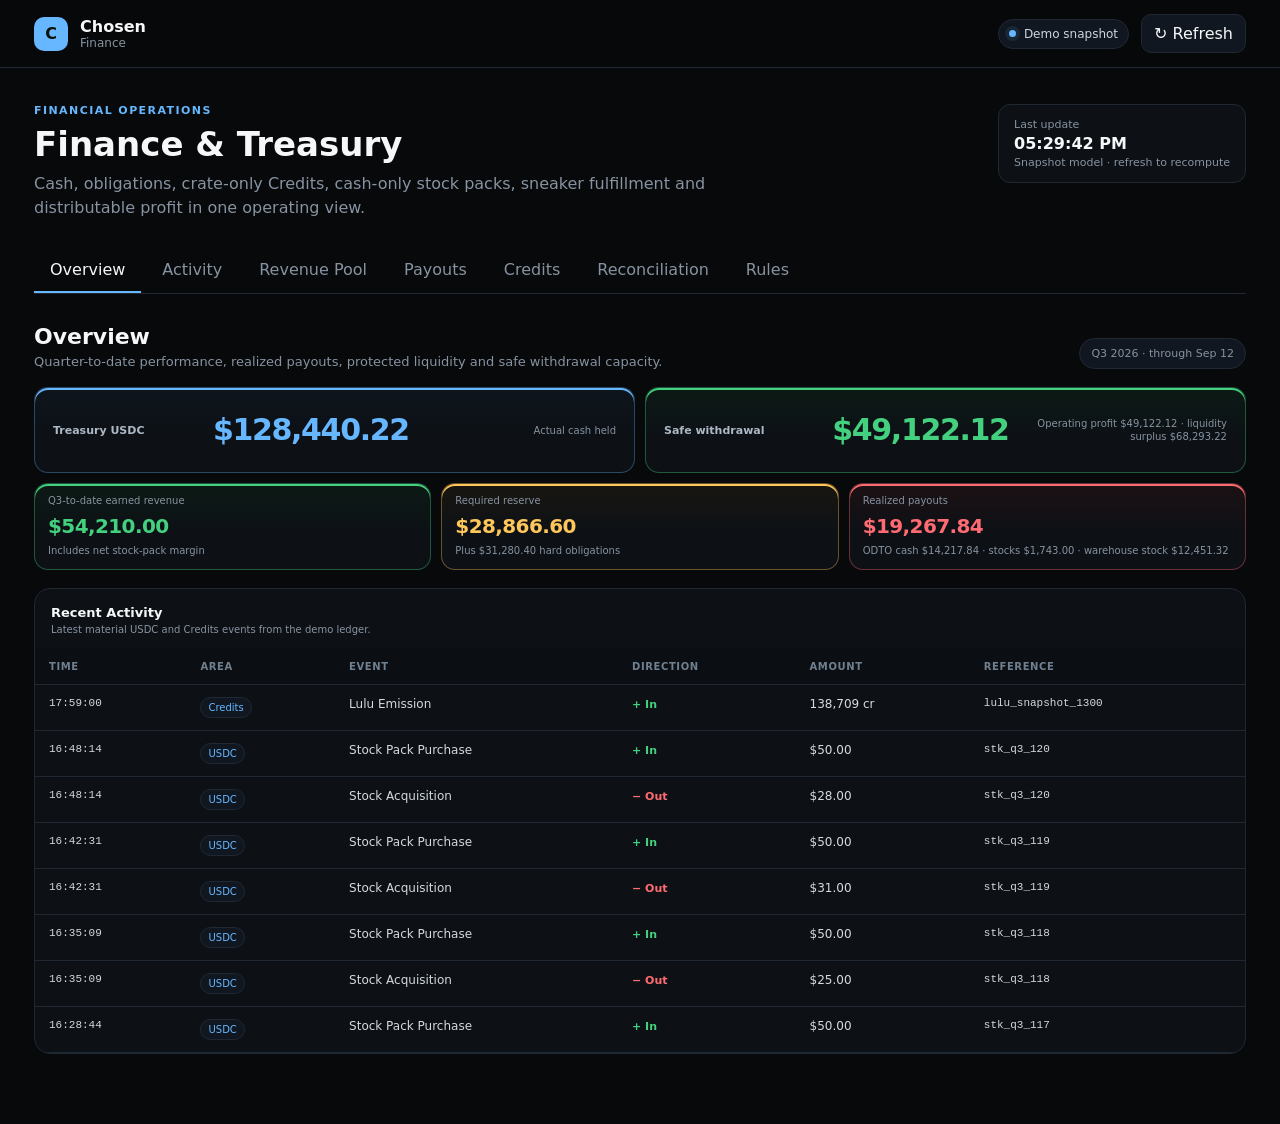
<file: index.html>
<!doctype html>
<html lang="en">
<head>
  <meta charset="UTF-8" />
  <meta name="viewport" content="width=device-width, initial-scale=1.0" />
  <meta name="description" content="Chosen Treasury demo — USDC cash flow, Credits activity, pending prize exposure, Lulu emissions and treasury rules." />
  <title>Chosen Treasury</title>
  <link rel="stylesheet" href="./styles.css" />
  <style>
    .subsection-head{display:flex;align-items:flex-end;justify-content:space-between;gap:16px;margin:22px 0 10px}.subsection-head h3{margin:0 0 4px;font-size:15px}.subsection-head p{margin:0;color:var(--muted);font-size:11px;line-height:1.45}.exposure-strip{display:grid;grid-template-columns:repeat(4,minmax(0,1fr));gap:10px;margin-bottom:12px}.exposure-strip>div{background:var(--surface);border:1px solid var(--border);border-radius:12px;padding:11px 13px;display:grid;gap:5px}.exposure-strip span{font-size:10px;color:var(--muted)}.exposure-strip strong{font-size:17px}.badge.vaulted{color:var(--blue)}.rules-grid{grid-template-columns:repeat(4,minmax(0,1fr));gap:8px}.rule-card{padding:10px 12px;border-radius:11px}.rule-card span{margin-bottom:3px}.rule-card strong{font-size:17px;line-height:1.15}.rule-card p{margin-top:4px;line-height:1.28}.rule-note{padding:10px 12px;line-height:1.35}@media(max-width:1180px){.rules-grid{grid-template-columns:repeat(3,1fr)}.exposure-strip{grid-template-columns:repeat(2,1fr)}}@media(max-width:820px){.rules-grid{grid-template-columns:repeat(2,1fr)}}@media(max-width:720px){.subsection-head{align-items:stretch;flex-direction:column}.exposure-strip,.rules-grid{grid-template-columns:1fr}}
  </style>
</head>
<body>
  <div class="app-shell">
    <header class="topbar">
      <div class="brand-wrap"><div class="brand-mark">C</div><div><div class="brand">Chosen</div><div class="subbrand">Treasury</div></div></div>
      <div class="top-actions"><div class="live-pill"><span class="pulse"></span><span>Live demo</span></div><button class="ghost-btn" id="refreshBtn">↻ Refresh</button></div>
    </header>

    <main class="main">
      <section class="page-head">
        <div><div class="eyebrow">FINANCIAL OPERATIONS</div><h1>Company Treasury</h1><p>Separate real USDC movement from the Credits economy, and track exactly when theoretical prize value becomes a real company cash cost.</p></div>
        <div class="as-of-card"><span>Last update</span><strong id="lastUpdated">—</strong><small>Demo feed refreshes automatically</small></div>
      </section>

      <nav class="tabs" aria-label="Treasury sections">
        <button class="tab active" data-tab="overview">Overview</button>
        <button class="tab" data-tab="activity">Activity</button>
        <button class="tab" data-tab="reconciliation">Reconciliation</button>
        <button class="tab" data-tab="credits">Credits</button>
        <button class="tab" data-tab="lulu">Lulu</button>
        <button class="tab" data-tab="rules">Rules</button>
      </nav>

      <section id="overview" class="tab-panel active">
        <div class="section-intro"><div><h2>Overview</h2><p>Real cash, non-cash Credits, and pending item exposure.</p></div><div class="action-row"><select class="control"><option>Q3 2026</option><option>Q2 2026</option><option>YTD 2026</option><option>All time</option></select><button class="export-btn" data-export="overview">Export CSV</button></div></div>
        <div class="metric-grid overview-metrics five">
          <article class="metric-card accent-usdc"><div class="metric-label">Treasury USDC</div><div class="metric-value">$128,440.22</div><div class="metric-foot">Actual cash held</div></article>
          <article class="metric-card"><div class="metric-label">Hard USDC obligations</div><div class="metric-value">$31,280.40</div><div class="metric-foot">Already-realized obligations</div></article>
          <article class="metric-card"><div class="metric-label">Pending claim reserve</div><div class="metric-value" id="overviewPendingReserve">$0</div><div class="metric-foot">Planning reserve if vaulted items ship</div></article>
          <article class="metric-card"><div class="metric-label">Unreserved USDC</div><div class="metric-value" id="overviewAvailableUsdc">$0</div><div class="metric-foot">Treasury − obligations − reserve</div></article>
          <article class="metric-card accent-credit"><div class="metric-label">Credits in circulation</div><div class="metric-value">84,920</div><div class="metric-foot">Non-cash platform units</div></article>
        </div>
        <div class="health-strip"><div class="health-title">Treasury health</div><div class="health-item ok"><span></span>USDC wallet healthy</div><div class="health-item ok"><span></span>Credits activity healthy</div><div class="health-item warn"><span></span>1 reconciliation mismatch</div><div class="health-item ok"><span></span>0 stuck transactions</div></div>
        <div class="two-col">
          <article class="panel"><div class="panel-head"><div><h3>USDC flow this quarter</h3><p>Gross incoming and outgoing USDC by month.</p></div></div><div class="bar-chart" id="cashflowChart"></div></article>
          <article class="panel"><div class="panel-head"><div><h3>How theoretical value becomes cash</h3><p>Credits and vaulted prizes remain non-cash until a real settlement occurs.</p></div></div><div class="mix-list"><div class="mix-row"><div><strong>Credit-funded crate</strong><span>Credits are removed; no USDC moves.</span></div><b>Non-cash</b></div><div class="mix-row"><div><strong>Credit Back</strong><span>80% of prize FMV returned as Credits.</span></div><b>Non-cash</b></div><div class="mix-row"><div><strong>Vaulted item</strong><span>Creates pending fallback and fulfillment exposure.</span></div><b>Pending</b></div><div class="mix-row"><div><strong>Item redemption</strong><span>Actual item cost basis becomes USDC outflow.</span></div><b>Cash outflow</b></div></div></article>
        </div>
        <article class="panel table-panel"><div class="panel-head"><div><h3>Recent company movements</h3><p>Latest material movements across USDC and Credits.</p></div></div><div class="table-wrap"><table><thead><tr><th>Time</th><th>Area</th><th>Event</th><th>Direction</th><th>Amount</th><th>Reference</th></tr></thead><tbody id="overviewTable"></tbody></table></div></article>
      </section>

      <section id="activity" class="tab-panel">
        <div class="section-intro"><div><h2>Activity</h2><p>USDC and Credits stay in separate logs because they are different economies.</p></div><button class="export-btn" data-export="activity">Export CSV</button></div>
        <div class="segmented" role="tablist"><button class="segment active" data-activity="usdc">USDC</button><button class="segment" data-activity="credits">Credits</button></div>

        <div id="usdcActivity" class="activity-view active">
          <div class="metric-grid compact five">
            <article class="metric-card"><div class="metric-label">Crate purchase inflow</div><div class="metric-value" id="usdcPurchases">$0</div><div class="metric-foot">Gross USDC collected</div></article>
            <article class="metric-card"><div class="metric-label">Cashback outflow</div><div class="metric-value" id="usdcCashback">$0</div><div class="metric-foot">80% of prize FMV</div></article>
            <article class="metric-card"><div class="metric-label">Item redemption</div><div class="metric-value" id="itemRedemptions">$0</div><div class="metric-foot">Actual product cost paid by Chosen</div></article>
            <article class="metric-card"><div class="metric-label">Shipping net</div><div class="metric-value" id="shippingNet">$0</div><div class="metric-foot">Collected less carrier cost</div></article>
            <article class="metric-card"><div class="metric-label">Marketplace fees</div><div class="metric-value" id="marketFees">$0</div><div class="metric-foot">Chosen fee revenue only</div></article>
          </div>
          <div class="filters"><input id="usdcSearch" class="control grow" placeholder="Search user, reference or note…"/><select id="usdcType" class="control"><option value="all">All USDC activity</option><option>Crate Purchase</option><option>Cashback</option><option>Item Redemption</option><option>Shipping Collected</option><option>Shipping Cost</option><option>Marketplace Fee</option></select><select id="usdcStatus" class="control"><option value="all">All statuses</option><option>Confirmed</option><option>Pending</option></select></div>
          <article class="panel table-panel"><div class="table-wrap"><table><thead><tr><th>Time</th><th>Type</th><th>Flow</th><th>USDC</th><th>Description</th><th>User</th><th>Reference</th><th>Status</th></tr></thead><tbody id="usdcTable"></tbody></table></div></article>
        </div>

        <div id="creditsActivity" class="activity-view">
          <div class="distinction-callout"><strong>Credits are non-cash units.</strong><span><b>Credit Back</b> is 80% of the prize's FMV, not the crate entry. Spend 100 Credits and hit an $80 prize: 64 Credits back. Hit a $1,000 prize: 800 Credits back. <b>Crate Bonus</b> remains a separate 5% bonus on every crate.</span></div>
          <div class="metric-grid compact five">
            <article class="metric-card"><div class="metric-label">Credit spend</div><div class="metric-value" id="creditSpendMetric">0</div><div class="metric-foot">Credits removed for crate entries</div></article>
            <article class="metric-card accent-credit"><div class="metric-label">Credit Back</div><div class="metric-value" id="creditBackMetric">0</div><div class="metric-foot">80% of prize FMV returned</div></article>
            <article class="metric-card"><div class="metric-label">Crate Bonus</div><div class="metric-value" id="crateBonusMetric">0</div><div class="metric-foot">5% on every crate</div></article>
            <article class="metric-card"><div class="metric-label">Net credit change</div><div class="metric-value" id="netCreditMetric">0</div><div class="metric-foot">All inflows − Credit Spend</div></article>
            <article class="metric-card"><div class="metric-label">Pending Credit Back</div><div class="metric-value" id="pendingCreditMetric">0</div><div class="metric-foot">Vaulted Credits-funded prizes</div></article>
          </div>
          <div class="filters"><input id="creditActivitySearch" class="control grow" placeholder="Search user, reference or note…"/><select id="creditActivityType" class="control"><option value="all">All Credits activity</option><option>Credit Spend</option><option>Credit Back</option><option>Crate Bonus</option><option>Lulu Emission</option><option>Promotional Run</option><option>Expiry Credit Back</option></select><select id="creditActivityStatus" class="control"><option value="all">All statuses</option><option>Confirmed</option><option>Pending</option></select></div>
          <article class="panel table-panel"><div class="table-wrap"><table><thead><tr><th>Time</th><th>Type</th><th>Flow</th><th>Credits</th><th>Description</th><th>User</th><th>Reference</th><th>Status</th></tr></thead><tbody id="creditActivityTable"></tbody></table></div></article>
        </div>
      </section>

      <section id="reconciliation" class="tab-panel">
        <div class="section-intro"><div><h2>Reconciliation</h2><p>Compare internal records against wallets and system sources of truth.</p></div><button class="export-btn" data-export="reconciliation">Export CSV</button></div>
        <div class="metric-grid compact"><article class="metric-card"><div class="metric-label">Wallets checked</div><div class="metric-value">27</div></article><article class="metric-card"><div class="metric-label">Mismatches</div><div class="metric-value warning">1</div></article><article class="metric-card"><div class="metric-label">Stuck</div><div class="metric-value">0</div></article><article class="metric-card"><div class="metric-label">Last run</div><div class="metric-value small-value">2.1s</div></article></div>
        <div class="filters"><input id="reconSearch" class="control grow" placeholder="Search scope or reference…"/><select id="reconResult" class="control"><option value="all">All results</option><option>Matched</option><option>Mismatch</option></select></div>
        <article class="panel table-panel"><div class="table-wrap"><table><thead><tr><th>Checked at</th><th>Scope</th><th>Internal</th><th>Observed</th><th>Difference</th><th>Severity</th><th>Result</th><th>Reference</th></tr></thead><tbody id="reconTable"></tbody></table></div></article>
      </section>

      <section id="credits" class="tab-panel">
        <div class="section-intro"><div><h2>Credits</h2><p>Credits are platform units, not cash. Track supply movement and prizes that could later become Credit Back or a real USDC fulfillment cost.</p></div><button class="export-btn" data-export="credits">Export CSV</button></div>
        <div class="metric-grid compact five">
          <article class="metric-card accent-credit"><div class="metric-label">Credits in circulation</div><div class="metric-value">84,920</div><div class="metric-foot">No direct USD value assigned</div></article>
          <article class="metric-card"><div class="metric-label">Net credit change</div><div class="metric-value" id="creditsNetChange">0</div><div class="metric-foot">Inflows minus Credit Spend</div></article>
          <article class="metric-card"><div class="metric-label">New emissions</div><div class="metric-value" id="newEmissionMetric">0</div><div class="metric-foot">Crate Bonus + Lulu + Promotions</div></article>
          <article class="metric-card"><div class="metric-label">Credit Back returned</div><div class="metric-value" id="creditsBackReturned">0</div><div class="metric-foot">Outcome settlement, not bonus emission</div></article>
          <article class="metric-card"><div class="metric-label">Pending Credit Back</div><div class="metric-value" id="creditsPendingBack">0</div><div class="metric-foot">Potential future Credits</div></article>
        </div>
        <div class="two-col"><article class="panel"><div class="panel-head"><div><h3>New emissions by source</h3><p>Only categories intentionally introducing new Credits.</p></div></div><div class="horizontal-bars" id="creditSourceBars"></div></article><article class="panel"><div class="panel-head"><div><h3>How Credits settle</h3></div></div><div class="info-stack"><div><b>Credit Back</b><span>80% of live prize FMV for Credits-funded settlement. It may be below or above entry Credits.</span></div><div><b>Vaulted prize</b><span>No fallback and no USDC outflow yet. The prize becomes pending exposure.</span></div><div><b>Physical redemption</b><span>Chosen records the actual product cost basis as USDC outflow.</span></div><div><b>365-day expiry</b><span>Unredeemed prize auto-settles in the original funding asset at 80% of live FMV.</span></div></div></article></div>
        <div class="filters"><input id="creditsSearch" class="control grow" placeholder="Search user or reference…"/><select id="creditsSource" class="control"><option value="all">All credit flows</option><option>Crate Bonus</option><option>Credit Back</option><option>Lulu Emission</option><option>Promotional Run</option><option>Credit Spend</option><option>Expiry Credit Back</option></select></div>
        <article class="panel table-panel"><div class="table-wrap"><table><thead><tr><th>Time</th><th>User</th><th>Category</th><th>Change</th><th>Balance after</th><th>Detail</th><th>Reference</th><th>Status</th></tr></thead><tbody id="creditsTable"></tbody></table></div></article>

        <div class="subsection-head"><div><h3>Pending item exposure</h3><p>Vaulted prizes are theoretical until they resolve into fallback value or a real fulfillment expense.</p></div><button class="export-btn" data-export="pending-items">Export CSV</button></div>
        <div class="exposure-strip"><div><span>Vaulted items</span><strong id="pendingItemCount">0</strong></div><div><span>Potential Credit Back</span><strong id="pendingCreditBackExposure">0 cr</strong></div><div><span>Potential USDC fallback</span><strong id="pendingUsdcFallback">$0</strong></div><div><span>Expected fulfillment reserve</span><strong id="pendingFulfillmentReserve">$0</strong></div></div>
        <article class="panel table-panel"><div class="table-wrap"><table><thead><tr><th>Opened</th><th>User</th><th>Item</th><th>Paid with</th><th>Entry</th><th>Prize FMV</th><th>80% fallback</th><th>Expected cost</th><th>Days left</th><th>Status</th></tr></thead><tbody id="pendingItemsTable"></tbody></table></div></article>
      </section>

      <section id="lulu" class="tab-panel">
        <div class="section-intro"><div><h2>Lulu Emissions</h2><p>Track the capped burn program and maximum possible Credits emission.</p></div><button class="export-btn" data-export="lulu">Export CSV</button></div>
        <div class="lulu-hero"><div class="lulu-stat"><span>Original supply</span><strong>3,333</strong><small>Lulus</small></div><div class="lulu-stat"><span>Burned</span><strong id="luluBurned">37</strong><small>Consumed</small></div><div class="lulu-stat"><span>Remaining</span><strong id="luluRemaining">3,296</strong><small>Available to burn</small></div><div class="lulu-stat highlight"><span>Lifetime max emission</span><strong>369,963</strong><small>Credits</small></div></div>
        <div class="progress-block"><div class="progress-head"><span>Lulu supply burned</span><b id="luluProgressText">37 / 3,333</b></div><div class="progress-track"><div id="luluSupplyProgress" class="progress-fill"></div></div></div>
        <div class="metric-grid compact"><article class="metric-card"><div class="metric-label">Credits emitted</div><div class="metric-value" id="luluEmitted">4,096</div></article><article class="metric-card accent-credit"><div class="metric-label">Max remaining emission</div><div class="metric-value" id="luluMaxRemaining">365,834</div></article><article class="metric-card"><div class="metric-label">Bonus credits issued</div><div class="metric-value" id="luluBonusIssued">396</div></article><article class="metric-card"><div class="metric-label">Potential no longer issuable</div><div class="metric-value" id="luluLostPotential">33</div></article></div>
        <div class="formula-panel"><div><span>Single burn</span><strong>1 Lulu = 100 Credits</strong></div><div><span>Triple burn</span><strong>3 Lulus = 333 Credits</strong></div><div><span>Remaining formula</span><code>floor(n ÷ 3) × 333 + (n mod 3) × 100</code></div></div>
        <article class="panel table-panel"><div class="table-wrap"><table><thead><tr><th>Time</th><th>User</th><th>Lulus</th><th>Count</th><th>Credits</th><th>Bonus</th><th>Transaction</th><th>Status</th></tr></thead><tbody id="luluTable"></tbody></table></div></article>
      </section>

      <section id="rules" class="tab-panel">
        <div class="section-intro"><div><h2>Rules</h2><p>Compact operational rules for how theoretical Credits and prizes become real treasury movement.</p></div><button class="export-btn" data-export="rules">Export CSV</button></div>
        <div class="rules-grid">
          <article class="rule-card"><span>Credit Unit</span><strong>Non-cash</strong><p>Credits carry no guaranteed USD value.</p></article>
          <article class="rule-card"><span>Credit Spend</span><strong>− Entry</strong><p>A Credits-funded crate removes the entry Credits.</p></article>
          <article class="rule-card accent-rule"><span>Crate Bonus</span><strong>5%</strong><p>New Credits on every crate, USDC or Credits.</p></article>
          <article class="rule-card"><span>Credit Back</span><strong>80% of prize FMV</strong><p>Credits-funded settlement based on outcome value.</p></article>
          <article class="rule-card"><span>USDC Cashback</span><strong>80% of prize FMV</strong><p>USDC-funded settlement; never paid in Credits.</p></article>
          <article class="rule-card"><span>Vaulted Item</span><strong>Pending</strong><p>No fallback or cash outflow while vaulted.</p></article>
          <article class="rule-card"><span>Physical Redemption</span><strong>Actual cost basis</strong><p>Real acquisition cost becomes USDC outflow.</p></article>
          <article class="rule-card"><span>365-Day Expiry</span><strong>Auto fallback</strong><p>80% of live FMV in original funding asset.</p></article>
          <article class="rule-card"><span>Shipping</span><strong>Separate</strong><p>User payment in; carrier/handling cost out.</p></article>
          <article class="rule-card"><span>Marketplace Fee</span><strong>1%</strong><p>Only Chosen's fee is company revenue.</p></article>
          <article class="rule-card"><span>Lulu Single</span><strong>100 Credits</strong><p>Per Lulu burned.</p></article>
          <article class="rule-card"><span>Lulu Triple</span><strong>333 Credits</strong><p>Every three includes a 33 Credit bonus.</p></article>
        </div>
        <div class="rule-note"><b>Accounting boundary:</b> a vaulted prize can have FMV, fallback exposure and expected cost basis without any USDC moving. USDC outflow is realized only when the item is physically redeemed; expiry instead settles in the original funding asset.</div>
        <article class="panel table-panel"><div class="panel-head"><div><h3>Rule change history</h3><p>Every production change should be attributable and auditable.</p></div></div><div class="table-wrap"><table><thead><tr><th>Time</th><th>Rule</th><th>Old</th><th>New</th><th>Changed by</th><th>Reason</th></tr></thead><tbody id="rulesTable"></tbody></table></div></article>
      </section>
    </main>
  </div>
  <script src="./app.js"></script>
  <script src="./policy-overrides.js?v=20260912-4"></script>
  <script src="./policy-fixes.js?v=20260912-4"></script>
  <script src="./credits-lulu.js?v=20260912-6"></script>
</body>
</html>
</file>
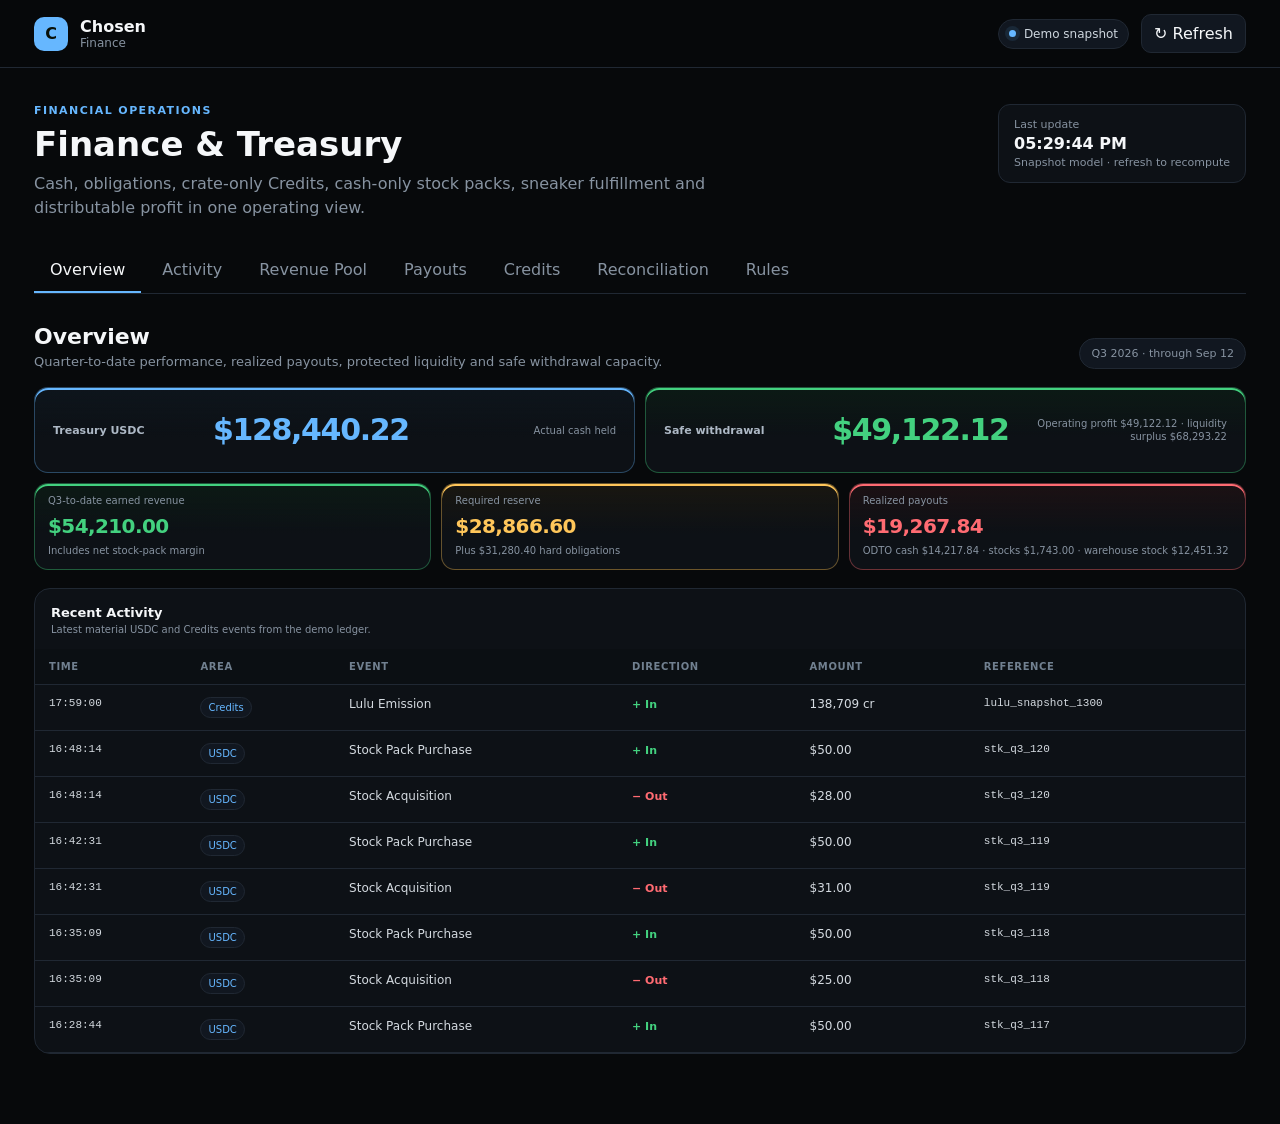
<file: bootstrap.html>
<!doctype html>
<html lang="en">
<head>
  <meta charset="utf-8" />
  <meta name="viewport" content="width=device-width,initial-scale=1" />
  <title>Chosen Finance</title>
  <style>html,body{margin:0;background:#07090b;color:#f5f7f9;font-family:Inter,system-ui,sans-serif}.loading{min-height:100vh;display:grid;place-items:center;color:#8793a1;font-size:14px}</style>
</head>
<body>
  <div class="loading">Loading Chosen Finance…</div>
  <script>
    (async function () {
      const version = '20260912-9';
      const response = await fetch('/index.html?base=' + version, { cache: 'no-store' });
      if (!response.ok) throw new Error('Could not load finance base: ' + response.status);
      const html = await response.text();
      document.open();
      document.write(html);
      document.close();
    })().catch(function (error) {
      document.body.innerHTML = '<div class="loading">Finance failed to load: ' + String(error.message || error) + '</div>';
    });
  </script>
</body>
</html>
</file>
<file: styles.css>
:root{--bg:#07090b;--surface:#0d1116;--surface2:#111720;--surface3:#151c26;--border:#202833;--text:#f5f7f9;--muted:#8793a1;--green:#66b7ff;--blue:#66b7ff;--red:#ff6b72;--amber:#ffc65a;--radius:16px}
*{box-sizing:border-box}body{margin:0;background:var(--bg);color:var(--text);font-family:Inter,ui-sans-serif,system-ui,-apple-system,BlinkMacSystemFont,"Segoe UI",sans-serif}.app-shell{min-height:100vh}.topbar{height:68px;border-bottom:1px solid var(--border);display:flex;align-items:center;justify-content:space-between;padding:0 34px;position:sticky;top:0;background:rgba(7,9,11,.94);backdrop-filter:blur(14px);z-index:10}.brand-wrap,.top-actions,.action-row,.legend{display:flex;align-items:center;gap:12px}.brand-mark{width:34px;height:34px;border-radius:10px;background:var(--green);color:#081008;font-weight:900;display:grid;place-items:center}.brand{font-weight:800}.subbrand{font-size:12px;color:var(--muted)}.live-pill{display:flex;align-items:center;gap:8px;font-size:12px;color:#cdd5dd;background:var(--surface2);border:1px solid var(--border);padding:7px 10px;border-radius:999px}.pulse{width:7px;height:7px;background:var(--green);border-radius:50%;box-shadow:0 0 0 4px rgba(102,183,255,.10)}button,select,input{font:inherit}.ghost-btn,.export-btn,.control{border:1px solid var(--border);background:var(--surface2);color:var(--text);border-radius:10px;padding:9px 12px}.ghost-btn,.export-btn{cursor:pointer}.export-btn:hover,.ghost-btn:hover{border-color:#3a4756}.main{max-width:1460px;margin:0 auto;padding:36px 34px 70px}.page-head{display:flex;justify-content:space-between;gap:24px;align-items:flex-start;margin-bottom:28px}.eyebrow{font-size:11px;letter-spacing:.13em;color:var(--green);font-weight:800}.page-head h1{font-size:34px;margin:7px 0 8px}.page-head p,.section-intro p,.panel-head p,.metric-foot,.rule-card p,.info-stack span{color:var(--muted)}.page-head p{max-width:760px;margin:0;line-height:1.5}.as-of-card{min-width:220px;padding:13px 15px;border:1px solid var(--border);background:var(--surface);border-radius:12px;display:grid;gap:3px}.as-of-card span,.as-of-card small{font-size:11px;color:var(--muted)}.tabs{display:flex;gap:5px;border-bottom:1px solid var(--border);margin-bottom:30px;overflow:auto}.tab{background:transparent;border:0;color:var(--muted);padding:12px 16px;cursor:pointer;border-bottom:2px solid transparent;white-space:nowrap}.tab.active{color:var(--text);border-bottom-color:var(--green)}.tab-panel{display:none}.tab-panel.active{display:block}.section-intro{display:flex;justify-content:space-between;align-items:flex-end;gap:20px;margin-bottom:18px}.section-intro h2{margin:0 0 5px;font-size:22px}.section-intro p{margin:0;font-size:13px}.metric-grid{display:grid;grid-template-columns:repeat(4,minmax(0,1fr));gap:12px}.metric-grid.five{grid-template-columns:repeat(5,minmax(0,1fr))}.metric-card{background:var(--surface);border:1px solid var(--border);border-radius:var(--radius);padding:16px;min-height:112px}.metric-card.accent-usdc{box-shadow:inset 0 2px 0 var(--blue)}.metric-card.accent-credit{box-shadow:inset 0 2px 0 var(--green)}.metric-label{font-size:12px;color:var(--muted);margin-bottom:12px}.metric-value{font-size:27px;font-weight:800;letter-spacing:-.03em}.metric-value.small-value{font-size:22px}.metric-foot{font-size:11px;margin-top:8px}.positive{color:var(--green)}.warning{color:var(--amber)}.positive-text{color:var(--green)}.negative-text{color:var(--red)}.health-strip{display:flex;align-items:center;gap:18px;flex-wrap:wrap;padding:13px 16px;background:var(--surface);border:1px solid var(--border);border-radius:12px;margin:12px 0 20px}.health-title{font-weight:800;font-size:12px;margin-right:8px}.health-item{font-size:12px;color:#cbd4dd;display:flex;align-items:center;gap:7px}.health-item span{width:7px;height:7px;border-radius:50%}.health-item.ok span{background:var(--green)}.health-item.warn span{background:var(--amber)}.two-col{display:grid;grid-template-columns:1.25fr 1fr;gap:14px;margin:14px 0}.panel{background:var(--surface);border:1px solid var(--border);border-radius:var(--radius);padding:16px}.panel-head{display:flex;justify-content:space-between;align-items:flex-start;gap:16px;margin-bottom:14px}.panel-head h3{margin:0 0 4px;font-size:14px}.panel-head p{margin:0;font-size:11px}.mix-list{display:grid}.mix-row{display:flex;justify-content:space-between;gap:18px;padding:12px 0;border-top:1px solid var(--border)}.mix-row:first-child{border-top:0}.mix-row div{display:grid;gap:3px}.mix-row strong{font-size:12px}.mix-row span{font-size:11px;color:var(--muted)}.mix-row b{font-size:12px;white-space:nowrap}.bar-chart{height:240px;display:flex;align-items:flex-end;justify-content:space-around;gap:12px;padding:20px 12px 0}.bar-group{height:100%;display:flex;align-items:flex-end;gap:5px;position:relative;padding-bottom:28px;flex:1;justify-content:center}.bar{width:18px;max-height:100%;border-radius:5px 5px 2px 2px}.bar.asset{background:var(--blue)}.bar.liability{background:#586473}.bar-label{position:absolute;bottom:0;font-size:10px;color:var(--muted)}.table-panel{padding:0;overflow:hidden;margin-top:14px}.table-panel>.panel-head{padding:16px 16px 0}.table-wrap{overflow:auto}table{width:100%;border-collapse:collapse;min-width:850px}th{font-size:10px;text-transform:uppercase;letter-spacing:.06em;color:#718090;text-align:left;background:#0b0f13}th,td{padding:12px 14px;border-bottom:1px solid var(--border)}td{font-size:12px;color:#d4dae0}tbody tr:hover{background:#0f151c}.mono{font-family:ui-monospace,SFMono-Regular,Menlo,monospace;font-size:11px}.badge{display:inline-flex;padding:4px 7px;border-radius:999px;border:1px solid var(--border);font-size:10px;background:var(--surface2)}.badge.confirmed,.badge.matched,.badge.info{color:var(--green)}.badge.pending,.badge.high,.badge.mismatch{color:var(--amber)}.badge.usdc{color:var(--blue)}.badge.credits{color:var(--green)}.direction{font-size:11px;font-weight:700}.direction.in{color:var(--green)}.direction.out{color:var(--red)}.segmented{display:inline-flex;background:var(--surface);border:1px solid var(--border);border-radius:11px;padding:4px;margin-bottom:15px}.segment{border:0;background:transparent;color:var(--muted);padding:8px 24px;border-radius:8px;cursor:pointer}.segment.active{background:var(--surface3);color:var(--text);box-shadow:0 0 0 1px #2b3541}.activity-view{display:none}.activity-view.active{display:block}.distinction-callout,.rule-note{display:flex;align-items:flex-start;gap:10px;padding:12px 14px;border:1px solid #29435f;background:rgba(102,183,255,.06);border-radius:11px;margin-bottom:14px;font-size:12px;line-height:1.45}.distinction-callout>strong{white-space:nowrap;color:var(--green)}.filters{display:flex;gap:9px;margin:14px 0}.control{font-size:12px}.grow{flex:1;min-width:220px}.horizontal-bars{display:grid;gap:14px}.hbar-label{display:flex;justify-content:space-between;font-size:11px;margin-bottom:6px}.hbar-label span{color:var(--muted)}.hbar-track{height:8px;border-radius:999px;background:#171f29;overflow:hidden}.hbar-fill{height:100%;background:var(--green);border-radius:999px}.info-stack{display:grid;gap:10px}.info-stack>div{display:grid;gap:3px;border-top:1px solid var(--border);padding-top:10px}.info-stack>div:first-child{border-top:0;padding-top:0}.info-stack b{font-size:12px}.info-stack span{font-size:11px;line-height:1.45}.lulu-hero{display:grid;grid-template-columns:repeat(4,1fr);gap:12px}.lulu-stat{background:var(--surface);border:1px solid var(--border);border-radius:var(--radius);padding:16px;display:grid;gap:5px}.lulu-stat.highlight{box-shadow:inset 0 2px 0 var(--green)}.lulu-stat span,.lulu-stat small{font-size:11px;color:var(--muted)}.lulu-stat strong{font-size:28px}.progress-block{margin:14px 0;background:var(--surface);border:1px solid var(--border);padding:13px 15px;border-radius:12px}.progress-head{display:flex;justify-content:space-between;font-size:11px;margin-bottom:8px}.progress-track{height:8px;background:#18202a;border-radius:999px;overflow:hidden}.progress-fill{height:100%;background:var(--green);border-radius:999px}.formula-panel{display:flex;gap:10px;flex-wrap:wrap;margin:14px 0}.formula-panel>div{flex:1;min-width:230px;background:var(--surface);border:1px solid var(--border);border-radius:12px;padding:12px 14px;display:grid;gap:5px}.formula-panel span{font-size:10px;color:var(--muted)}.formula-panel strong,.formula-panel code{font-size:12px}.rules-grid{display:grid;grid-template-columns:repeat(3,minmax(0,1fr));gap:10px;align-items:start;margin-bottom:12px}.rule-card{background:var(--surface);border:1px solid var(--border);border-radius:13px;padding:13px 14px;min-height:0;height:auto;align-self:start}.rule-card.accent-rule{box-shadow:inset 0 2px 0 var(--green)}.rule-card span{font-size:10px;color:var(--muted);display:block;margin-bottom:5px}.rule-card strong{font-size:19px}.rule-card p{font-size:11px;line-height:1.4;margin:6px 0 0}.rule-note{margin:0 0 14px}.compact{margin-bottom:0}
@media(max-width:1100px){.metric-grid,.metric-grid.five{grid-template-columns:repeat(2,1fr)}.rules-grid{grid-template-columns:repeat(2,1fr)}.two-col{grid-template-columns:1fr}.lulu-hero{grid-template-columns:repeat(2,1fr)}}
@media(max-width:720px){.topbar{padding:0 16px}.main{padding:24px 16px 50px}.page-head,.section-intro{flex-direction:column;align-items:stretch}.as-of-card{min-width:0}.metric-grid,.metric-grid.five,.lulu-hero,.rules-grid{grid-template-columns:1fr}.filters{flex-direction:column}.grow{min-width:0}.health-strip{align-items:flex-start;flex-direction:column}.distinction-callout{display:grid}.segment{padding:8px 17px}}
</file>
